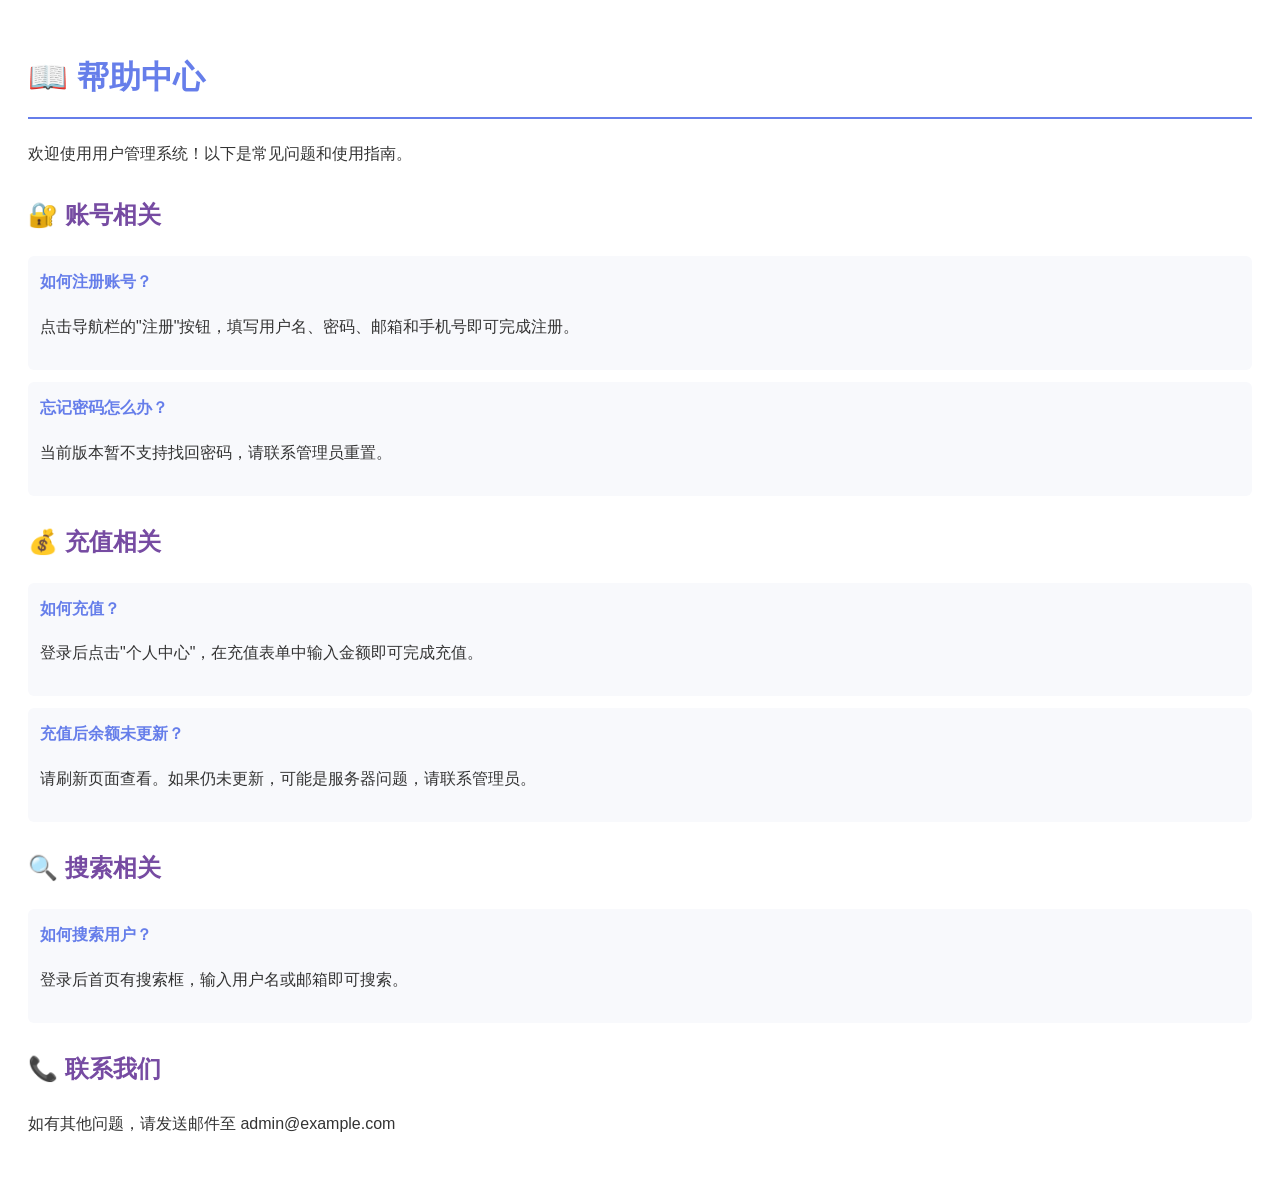
<file: pages/help.html>
<!DOCTYPE html>
<html lang="zh-CN">
<head>
    <meta charset="UTF-8">
    <title>帮助中心</title>
    <style>
        body { font-family: -apple-system, BlinkMacSystemFont, "Segoe UI", sans-serif; line-height: 1.8; padding: 20px; color: #333; }
        h1 { color: #667eea; border-bottom: 2px solid #667eea; padding-bottom: 10px; }
        h2 { color: #764ba2; margin-top: 24px; }
        code { background: #f4f4f4; padding: 2px 8px; border-radius: 4px; font-size: 0.9em; }
        .faq-item { margin: 12px 0; padding: 12px; background: #f8f9fc; border-radius: 6px; }
        .faq-item strong { color: #667eea; }
    </style>
</head>
<body>
    <h1>📖 帮助中心</h1>
    <p>欢迎使用用户管理系统！以下是常见问题和使用指南。</p>

    <h2>🔐 账号相关</h2>
    <div class="faq-item">
        <strong>如何注册账号？</strong>
        <p>点击导航栏的"注册"按钮，填写用户名、密码、邮箱和手机号即可完成注册。</p>
    </div>
    <div class="faq-item">
        <strong>忘记密码怎么办？</strong>
        <p>当前版本暂不支持找回密码，请联系管理员重置。</p>
    </div>

    <h2>💰 充值相关</h2>
    <div class="faq-item">
        <strong>如何充值？</strong>
        <p>登录后点击"个人中心"，在充值表单中输入金额即可完成充值。</p>
    </div>
    <div class="faq-item">
        <strong>充值后余额未更新？</strong>
        <p>请刷新页面查看。如果仍未更新，可能是服务器问题，请联系管理员。</p>
    </div>

    <h2>🔍 搜索相关</h2>
    <div class="faq-item">
        <strong>如何搜索用户？</strong>
        <p>登录后首页有搜索框，输入用户名或邮箱即可搜索。</p>
    </div>

    <h2>📞 联系我们</h2>
    <p>如有其他问题，请发送邮件至 admin@example.com</p>
</body>
</html>
</file>
